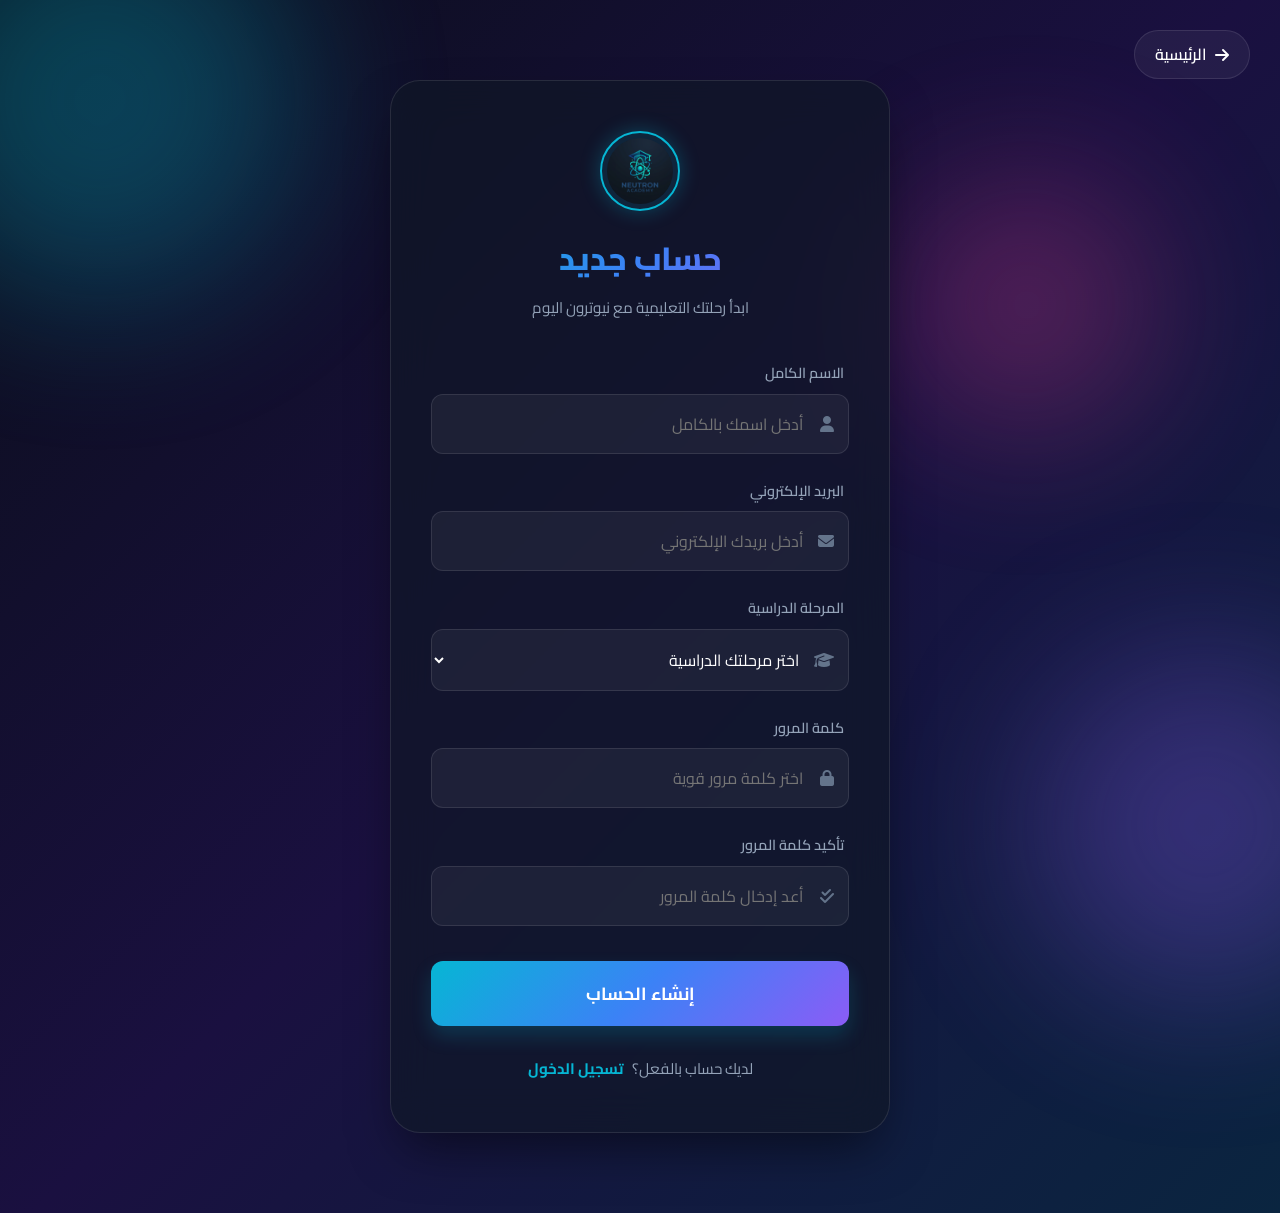
<file: signup.html>
<!DOCTYPE html>
<html lang="ar" dir="rtl">
<head>
  <meta charset="UTF-8">
  <meta name="viewport" content="width=device-width, initial-scale=1.0">
  <meta name="description" content="إنشاء حساب جديد في أكاديمية نيوترون — انضم إلى مجتمعنا التعليمي المتميز.">

  <!-- Open Graph / Social Media Meta Tags -->
  <meta property="og:title" content="إنشاء حساب — Neutron Academy">
  <meta property="og:description" content="إنشاء حساب جديد في أكاديمية نيوترون — انضم إلى مجتمعنا التعليمي المتميز.">
  <meta property="og:image" content="https://neutron-nu.vercel.app/assets/images/logo.png">
  <meta property="og:url" content="https://neutron-nu.vercel.app">
  <meta property="og:type" content="website">
  
  <meta name="twitter:card" content="summary_large_image">
  <meta name="twitter:title" content="إنشاء حساب — Neutron Academy">
  <meta name="twitter:description" content="إنشاء حساب جديد في أكاديمية نيوترون — انضم إلى مجتمعنا التعليمي المتميز.">
  <meta name="twitter:image" content="https://neutron-nu.vercel.app/assets/images/logo.png">

  <title>إنشاء حساب — Neutron Academy</title>

  <!-- Fonts & Icons -->
  <link rel="stylesheet" href="https://cdnjs.cloudflare.com/ajax/libs/font-awesome/6.5.1/css/all.min.css">
  <link rel="icon" href="assets/images/logo.png" type="image/png">

  <!-- Style Sheets -->
  <link rel="stylesheet" href="css/style.css">
  <link rel="stylesheet" href="css/auth.css">
</head>
<body class="auth-page">

  <!-- Background Animated Shapes -->
  <div class="auth-bg-shapes">
    <div class="shape shape-cyan"></div>
    <div class="shape shape-purple"></div>
    <div class="shape shape-pink"></div>
  </div>

  <!-- Go Home Link -->
  <a href="index.html" class="auth-home-link">
    <i class="fas fa-arrow-right"></i>
    <span>الرئيسية</span>
  </a>

  <div class="auth-container" style="max-width: 500px;">
    <div class="auth-card">
      <div class="auth-header">
        <img src="assets/images/logo.png" alt="Neutron Academy" class="auth-logo">
        <h2>حساب جديد</h2>
        <p>ابدأ رحلتك التعليمية مع نيوترون اليوم</p>
      </div>

      <form class="auth-form" action="#" method="POST">
        <!-- Full Name -->
        <div class="form-group">
          <label for="fullname">الاسم الكامل</label>
          <div class="input-wrapper">
            <input type="text" id="fullname" name="fullname" placeholder="أدخل اسمك بالكامل" required>
            <i class="fas fa-user"></i>
          </div>
        </div>

        <!-- Email -->
        <div class="form-group">
          <label for="email">البريد الإلكتروني</label>
          <div class="input-wrapper">
            <input type="email" id="email" name="email" placeholder="أدخل بريدك الإلكتروني" required>
            <i class="fas fa-envelope"></i>
          </div>
        </div>

        <!-- Grade Selection -->
        <div class="form-group">
          <label for="grade">المرحلة الدراسية</label>
          <div class="input-wrapper">
            <select id="grade" name="grade" required>
              <option value="" disabled selected>اختر مرحلتك الدراسية</option>
              <option value="6">الصف السادس الابتدائي</option>
              <option value="8">الصف الثاني الإعدادي</option>
              <option value="10">الصف الأول الثانوي</option>
            </select>
            <i class="fas fa-graduation-cap"></i>
          </div>
        </div>

        <!-- Password -->
        <div class="form-group">
          <label for="password">كلمة المرور</label>
          <div class="input-wrapper">
            <input type="password" id="password" name="password" placeholder="اختر كلمة مرور قوية" required>
            <i class="fas fa-lock"></i>
          </div>
        </div>

        <!-- Confirm Password -->
        <div class="form-group">
          <label for="confirm-password">تأكيد كلمة المرور</label>
          <div class="input-wrapper">
            <input type="password" id="confirm-password" name="confirm-password" placeholder="أعد إدخال كلمة المرور" required>
            <i class="fas fa-check-double"></i>
          </div>
        </div>

        <!-- Submit -->
        <button type="submit" class="btn-auth">إنشاء الحساب</button>
      </form>

      <div class="auth-footer">
        لديك حساب بالفعل؟
        <a href="login.html">تسجيل الدخول</a>
      </div>
    </div>
  </div>

  <script>
    // Simple verification example
    const form = document.querySelector('.auth-form');
    form.addEventListener('submit', (e) => {
      const pass = document.getElementById('password').value;
      const confirm = document.getElementById('confirm-password').value;
      
      if (pass !== confirm) {
        e.preventDefault();
        alert('كلمات المرور غير متطابقة!');
      }
    });
  </script>
</body>
</html>
</file>
<file: css/style.css>
/* ============================================
   Neutron Academy — Premium Academic Website
   RTL Arabic Layout with 3D Elements
   ============================================ */

@import url('https://fonts.googleapis.com/css2?family=Cairo:wght@300;400;600;700;800;900&display=swap');

/* ── CSS Variables ── */
:root {
  --bg-primary: #0a0e1a;
  --bg-secondary: #111827;
  --bg-card: rgba(17, 24, 39, 0.7);
  --bg-glass: rgba(255, 255, 255, 0.05);
  --text-primary: #ffffff;
  --text-secondary: #94a3b8;
  --text-muted: #64748b;
  --accent-cyan: #06b6d4;
  --accent-blue: #3b82f6;
  --accent-purple: #8b5cf6;
  --accent-pink: #ec4899;
  --accent-emerald: #10b981;
  --accent-gold: #f59e0b;
  --gradient-primary: linear-gradient(135deg, #06b6d4, #3b82f6, #8b5cf6);
  --gradient-hero: linear-gradient(135deg, #0a0e1a 0%, #1a1040 50%, #0a2540 100%);
  --gradient-card-1: linear-gradient(135deg, #06b6d4, #3b82f6);
  --gradient-card-2: linear-gradient(135deg, #8b5cf6, #ec4899);
  --gradient-card-3: linear-gradient(135deg, #10b981, #06b6d4);
  --shadow-glow-cyan: 0 0 30px rgba(6, 182, 212, 0.3);
  --shadow-glow-purple: 0 0 30px rgba(139, 92, 246, 0.3);
  --shadow-glow-emerald: 0 0 30px rgba(16, 185, 129, 0.3);
  --border-radius: 20px;
  --transition: all 0.4s cubic-bezier(0.4, 0, 0.2, 1);
  --font-family: 'Cairo', sans-serif;
}

/* ── Reset ── */
*, *::before, *::after {
  margin: 0;
  padding: 0;
  box-sizing: border-box;
}

html {
  scroll-behavior: smooth;
  font-size: 16px;
}

body {
  font-family: var(--font-family);
  background: var(--bg-primary);
  color: var(--text-primary);
  direction: rtl;
  text-align: right;
  overflow-x: hidden;
  line-height: 1.7;
  min-height: 100vh;
}

a {
  text-decoration: none;
  color: inherit;
}

ul, ol {
  list-style: none;
}

img {
  max-width: 100%;
  display: block;
}

/* ── Scrollbar ── */
::-webkit-scrollbar {
  width: 8px;
}
::-webkit-scrollbar-track {
  background: var(--bg-primary);
}
::-webkit-scrollbar-thumb {
  background: linear-gradient(var(--accent-cyan), var(--accent-purple));
  border-radius: 10px;
}

/* ── Navigation ── */
.navbar {
  position: fixed;
  top: 0;
  right: 0;
  left: 0;
  z-index: 1000;
  padding: 15px 40px;
  display: flex;
  align-items: center;
  background: rgba(10, 14, 26, 0.85);
  backdrop-filter: blur(20px);
  border-bottom: 1px solid rgba(255, 255, 255, 0.06);
  transition: var(--transition);
}

.navbar.scrolled {
  padding: 10px 40px;
  background: rgba(10, 14, 26, 0.95);
  box-shadow: 0 4px 30px rgba(0, 0, 0, 0.3);
}

.nav-brand {
  flex: 1;
  display: flex;
  align-items: center;
  gap: 12px;
}

.nav-brand img {
  width: 65px;
  height: 65px;
  border-radius: 50%;
  object-fit: cover;
  border: 2px solid var(--accent-cyan);
  box-shadow: 0 0 15px rgba(6, 182, 212, 0.4);
}

.nav-brand h1 {
  font-size: 1.4rem;
  font-weight: 800;
  background: var(--gradient-primary);
  -webkit-background-clip: text;
  -webkit-text-fill-color: transparent;
  background-clip: text;
}

.nav-links {
  flex: 2;
  display: flex;
  align-items: center;
  justify-content: center;
  gap: 35px;
}

.nav-links a {
  font-size: 0.95rem;
  font-weight: 600;
  color: var(--text-secondary);
  transition: var(--transition);
  position: relative;
  padding-bottom: 5px;
}

.nav-links a::after {
  content: '';
  position: absolute;
  bottom: 0;
  right: 0;
  width: 0;
  height: 2px;
  background: var(--gradient-primary);
  transition: width 0.3s ease;
}

.nav-links a:hover {
  color: var(--text-primary);
}

.nav-links a:hover::after {
  width: 100%;
}

.nav-cta {
  padding: 10px 28px !important;
  background: var(--gradient-primary) !important;
  border-radius: 50px !important;
  color: #fff !important;
  font-weight: 700 !important;
  -webkit-text-fill-color: #fff !important;
  box-shadow: 0 4px 15px rgba(6, 182, 212, 0.3);
  transition: var(--transition);
}

.nav-cta:hover {
  transform: translateY(-2px);
  box-shadow: 0 6px 25px rgba(6, 182, 212, 0.5);
}

.nav-cta::after {
  display: none !important;
}

/* Mobile menu */
.mobile-toggle {
  display: none;
  flex-direction: column;
  gap: 5px;
  cursor: pointer;
  z-index: 1001;
}

.mobile-toggle span {
  width: 28px;
  height: 3px;
  background: var(--text-primary);
  border-radius: 3px;
  transition: var(--transition);
}

/* ── Hero Section ── */
.hero {
  position: relative;
  min-height: 100vh;
  display: flex;
  align-items: center;
  justify-content: center;
  background: var(--gradient-hero);
  overflow: hidden;
  padding: 120px 40px 80px;
}

#hero-canvas {
  position: absolute;
  top: 0;
  left: 0;
  width: 100%;
  height: 100%;
  z-index: 1;
}

.hero-content {
  position: relative;
  z-index: 10;
  text-align: center;
  max-width: 850px;
}

.hero-badge {
  display: inline-flex;
  align-items: center;
  gap: 8px;
  padding: 8px 20px;
  background: var(--bg-glass);
  border: 1px solid rgba(6, 182, 212, 0.3);
  border-radius: 50px;
  font-size: 0.85rem;
  color: var(--accent-cyan);
  margin-bottom: 25px;
  backdrop-filter: blur(10px);
  animation: fadeInUp 0.8s ease;
}

.hero-badge i {
  font-size: 0.75rem;
}

.hero h2 {
  font-size: 3.5rem;
  font-weight: 900;
  line-height: 1.3;
  margin-bottom: 20px;
  animation: fadeInUp 1s ease;
}

.hero h2 .gradient-text {
  background: var(--gradient-primary);
  -webkit-background-clip: text;
  -webkit-text-fill-color: transparent;
  background-clip: text;
}

.hero p {
  font-size: 1.2rem;
  color: var(--text-secondary);
  margin-bottom: 40px;
  line-height: 1.8;
  animation: fadeInUp 1.2s ease;
}

.hero-buttons {
  display: flex;
  gap: 20px;
  justify-content: center;
  flex-wrap: wrap;
  animation: fadeInUp 1.4s ease;
}

.btn-primary {
  display: inline-flex;
  align-items: center;
  gap: 10px;
  padding: 16px 40px;
  background: var(--gradient-primary);
  border: none;
  border-radius: 50px;
  color: #fff;
  font-family: var(--font-family);
  font-size: 1.05rem;
  font-weight: 700;
  cursor: pointer;
  transition: var(--transition);
  box-shadow: 0 4px 20px rgba(6, 182, 212, 0.3);
}

.btn-primary:hover {
  transform: translateY(-3px) scale(1.02);
  box-shadow: 0 8px 35px rgba(6, 182, 212, 0.5);
}

.btn-secondary {
  display: inline-flex;
  align-items: center;
  gap: 10px;
  padding: 16px 40px;
  background: transparent;
  border: 2px solid rgba(255, 255, 255, 0.15);
  border-radius: 50px;
  color: var(--text-primary);
  font-family: var(--font-family);
  font-size: 1.05rem;
  font-weight: 700;
  cursor: pointer;
  transition: var(--transition);
  backdrop-filter: blur(10px);
}

.btn-secondary:hover {
  border-color: var(--accent-cyan);
  background: rgba(6, 182, 212, 0.1);
  transform: translateY(-3px);
}

/* Hero floating shapes */
.hero-shapes {
  position: absolute;
  width: 100%;
  height: 100%;
  top: 0;
  left: 0;
  z-index: 2;
  pointer-events: none;
}

.floating-shape {
  position: absolute;
  border-radius: 50%;
  filter: blur(60px);
  opacity: 0.3;
  animation: float 8s ease-in-out infinite;
}

.shape-1 {
  width: 400px;
  height: 400px;
  background: var(--accent-purple);
  top: 10%;
  left: 10%;
  animation-delay: 0s;
}

.shape-2 {
  width: 300px;
  height: 300px;
  background: var(--accent-cyan);
  bottom: 20%;
  right: 10%;
  animation-delay: 2s;
}

.shape-3 {
  width: 250px;
  height: 250px;
  background: var(--accent-pink);
  top: 50%;
  left: 50%;
  animation-delay: 4s;
}

/* ── Stats Strip ── */
.stats-strip {
  display: flex;
  justify-content: center;
  gap: 60px;
  padding: 50px 40px;
  background: var(--bg-secondary);
  border-top: 1px solid rgba(255, 255, 255, 0.05);
  border-bottom: 1px solid rgba(255, 255, 255, 0.05);
}

.stat-item {
  text-align: center;
}

.stat-number {
  font-size: 2.5rem;
  font-weight: 900;
  background: var(--gradient-primary);
  -webkit-background-clip: text;
  -webkit-text-fill-color: transparent;
  background-clip: text;
}

.stat-label {
  font-size: 0.9rem;
  color: var(--text-muted);
  margin-top: 5px;
}

/* ── Section Styles ── */
.section {
  padding: 100px 40px;
  position: relative;
}

.section-header {
  text-align: center;
  margin-bottom: 70px;
}

.section-header .section-tag {
  display: inline-block;
  padding: 6px 18px;
  background: rgba(6, 182, 212, 0.1);
  border: 1px solid rgba(6, 182, 212, 0.2);
  border-radius: 50px;
  font-size: 0.8rem;
  font-weight: 600;
  color: var(--accent-cyan);
  margin-bottom: 15px;
  letter-spacing: 1px;
}

.section-header h2 {
  font-size: 2.5rem;
  font-weight: 900;
  margin-bottom: 15px;
}

.section-header p {
  font-size: 1.1rem;
  color: var(--text-secondary);
  max-width: 600px;
  margin: 0 auto;
}

/* ── Courses Section ── */
.courses-grid {
  display: grid;
  grid-template-columns: repeat(3, 1fr);
  gap: 35px;
  max-width: 1200px;
  margin: 0 auto;
  perspective: 1000px;
}

.course-card {
  position: relative;
  background: var(--bg-card);
  border-radius: var(--border-radius);
  overflow: hidden;
  border: 1px solid rgba(255, 255, 255, 0.06);
  transition: var(--transition);
  transform-style: preserve-3d;
  cursor: pointer;
}

.course-card:hover {
  transform: translateY(-15px) rotateX(2deg) rotateY(-2deg);
  border-color: rgba(6, 182, 212, 0.3);
}

.course-card:nth-child(1):hover {
  box-shadow: var(--shadow-glow-cyan);
}
.course-card:nth-child(2):hover {
  box-shadow: var(--shadow-glow-purple);
}
.course-card:nth-child(3):hover {
  box-shadow: var(--shadow-glow-emerald);
}

.course-cover {
  position: relative;
  height: 240px;
  overflow: hidden;
}

.course-cover img {
  width: 100%;
  height: 100%;
  object-fit: cover;
  transition: transform 0.6s ease;
}

.course-card:hover .course-cover img {
  transform: scale(1.1);
}

.course-cover-overlay {
  position: absolute;
  inset: 0;
  background: linear-gradient(to top, rgba(10, 14, 26, 0.9) 0%, transparent 60%);
}

.course-badge {
  position: absolute;
  top: 15px;
  right: 15px;
  padding: 6px 14px;
  border-radius: 50px;
  font-size: 0.75rem;
  font-weight: 700;
  color: #fff;
  backdrop-filter: blur(10px);
}

.badge-primary {
  background: var(--gradient-card-1);
}
.badge-prep {
  background: var(--gradient-card-2);
}
.badge-secondary {
  background: var(--gradient-card-3);
}

.course-term {
  position: absolute;
  top: 15px;
  left: 15px;
  padding: 6px 14px;
  border-radius: 50px;
  font-size: 0.7rem;
  font-weight: 700;
  color: var(--accent-gold);
  background: rgba(245, 158, 11, 0.15);
  border: 1px solid rgba(245, 158, 11, 0.3);
  backdrop-filter: blur(10px);
}

.course-info {
  padding: 25px;
}

.course-info h3 {
  font-size: 1.25rem;
  font-weight: 800;
  margin-bottom: 8px;
  transition: var(--transition);
}

.course-card:hover .course-info h3 {
  background: var(--gradient-primary);
  -webkit-background-clip: text;
  -webkit-text-fill-color: transparent;
  background-clip: text;
}

.course-description {
  font-size: 0.9rem;
  color: var(--text-secondary);
  margin-bottom: 20px;
  line-height: 1.6;
}

.course-meta {
  display: flex;
  justify-content: space-between;
  align-items: center;
  padding-top: 18px;
  border-top: 1px solid rgba(255, 255, 255, 0.06);
}

.course-meta-item {
  display: flex;
  align-items: center;
  gap: 6px;
  font-size: 0.8rem;
  color: var(--text-muted);
}

.course-meta-item i {
  color: var(--accent-cyan);
  font-size: 0.85rem;
}

.course-enter {
  display: inline-flex;
  align-items: center;
  gap: 6px;
  padding: 10px 22px;
  background: var(--gradient-primary);
  border-radius: 50px;
  color: #fff;
  font-size: 0.85rem;
  font-weight: 700;
  font-family: var(--font-family);
  border: none;
  cursor: pointer;
  transition: var(--transition);
}

.course-enter:hover {
  transform: scale(1.05);
  box-shadow: 0 4px 20px rgba(6, 182, 212, 0.4);
}

/* ── Features Section ── */
.features-grid {
  display: grid;
  grid-template-columns: repeat(3, 1fr);
  gap: 30px;
  max-width: 1200px;
  margin: 0 auto;
}

.feature-card {
  position: relative;
  padding: 40px 30px;
  background: var(--bg-card);
  border-radius: var(--border-radius);
  border: 1px solid rgba(255, 255, 255, 0.06);
  text-align: center;
  transition: var(--transition);
  overflow: hidden;
}

.feature-card::before {
  content: '';
  position: absolute;
  top: 0;
  left: 50%;
  transform: translateX(-50%);
  width: 60%;
  height: 3px;
  border-radius: 0 0 10px 10px;
  opacity: 0;
  transition: var(--transition);
}

.feature-card:nth-child(1)::before { background: var(--gradient-card-1); }
.feature-card:nth-child(2)::before { background: var(--gradient-card-2); }
.feature-card:nth-child(3)::before { background: var(--gradient-card-3); }
.feature-card:nth-child(4)::before { background: linear-gradient(135deg, #f59e0b, #ef4444); }
.feature-card:nth-child(5)::before { background: var(--gradient-card-1); }
.feature-card:nth-child(6)::before { background: var(--gradient-card-2); }

.feature-card:hover::before {
  opacity: 1;
}

.feature-card:hover {
  transform: translateY(-8px);
  border-color: rgba(255, 255, 255, 0.1);
  background: rgba(17, 24, 39, 0.9);
}

.feature-icon {
  width: 70px;
  height: 70px;
  display: flex;
  align-items: center;
  justify-content: center;
  margin: 0 auto 20px;
  border-radius: 20px;
  font-size: 1.6rem;
  transition: var(--transition);
}

.feature-card:nth-child(1) .feature-icon { background: rgba(6, 182, 212, 0.1); color: var(--accent-cyan); }
.feature-card:nth-child(2) .feature-icon { background: rgba(139, 92, 246, 0.1); color: var(--accent-purple); }
.feature-card:nth-child(3) .feature-icon { background: rgba(16, 185, 129, 0.1); color: var(--accent-emerald); }
.feature-card:nth-child(4) .feature-icon { background: rgba(245, 158, 11, 0.1); color: var(--accent-gold); }
.feature-card:nth-child(5) .feature-icon { background: rgba(59, 130, 246, 0.1); color: var(--accent-blue); }
.feature-card:nth-child(6) .feature-icon { background: rgba(236, 72, 153, 0.1); color: var(--accent-pink); }

.feature-card:hover .feature-icon {
  transform: scale(1.1) rotateZ(-5deg);
}

.feature-card h3 {
  font-size: 1.15rem;
  font-weight: 800;
  margin-bottom: 10px;
}

.feature-card p {
  font-size: 0.9rem;
  color: var(--text-secondary);
  line-height: 1.6;
}

/* ── CTA Section ── */
.cta-section {
  padding: 100px 40px;
  text-align: center;
  position: relative;
  overflow: hidden;
}

.cta-bg {
  position: absolute;
  inset: 0;
  background: linear-gradient(135deg, rgba(6, 182, 212, 0.08), rgba(139, 92, 246, 0.08));
  border-top: 1px solid rgba(255, 255, 255, 0.05);
  border-bottom: 1px solid rgba(255, 255, 255, 0.05);
}

/* ── Team Section ── */
.team-grid {
  display: grid;
  grid-template-columns: repeat(auto-fit, minmax(250px, 1fr));
  gap: 30px;
  margin-top: 50px;
  margin-bottom: 60px;
}

.team-card {
  background: rgba(255, 255, 255, 0.03);
  border: 1px solid rgba(255, 255, 255, 0.05);
  border-radius: 20px;
  padding: 40px 20px;
  text-align: center;
  transition: all 0.3s ease;
  backdrop-filter: blur(10px);
}

.team-card:hover {
  transform: translateY(-10px);
  background: rgba(255, 255, 255, 0.05);
  border-color: var(--primary);
  box-shadow: 0 10px 30px rgba(0, 208, 132, 0.1);
}

.team-img {
  width: 150px;
  height: 150px;
  margin: 0 auto 25px;
  position: relative;
  z-index: 1;
  border-radius: 50%;
  perspective: 1000px;
}

/* 3D Sphere Underlay Glow */
.team-img::before {
  content: '';
  position: absolute;
  inset: -8px;
  border-radius: 50%;
  background: radial-gradient(circle at 30% 30%, rgba(0, 208, 132, 0.4), rgba(30, 60, 114, 0.8), rgba(0, 0, 0, 0.9));
  z-index: -2;
  box-shadow: 
    0 15px 35px rgba(0, 0, 0, 0.5),
    inset 0 0 20px rgba(0, 208, 132, 0.5);
  transition: all 0.5s ease;
  animation: float-sphere 6s ease-in-out infinite;
}

/* Glassmorphism Sphere Overlay */
.team-img::after {
  content: '';
  position: absolute;
  inset: 0;
  border-radius: 50%;
  background: radial-gradient(circle at 30% 20%, rgba(255, 255, 255, 0.4) 0%, rgba(255, 255, 255, 0.05) 50%, rgba(0, 0, 0, 0.6) 100%);
  box-shadow: 
    inset 2px 2px 5px rgba(255, 255, 255, 0.5),
    inset -5px -5px 15px rgba(0, 0, 0, 0.5);
  z-index: 3;
  pointer-events: none;
  border: 1px solid rgba(255, 255, 255, 0.2);
  transition: all 0.5s ease;
}

.team-card:hover .team-img::before {
  background: radial-gradient(circle at 30% 30%, rgba(0, 208, 132, 0.6), rgba(30, 60, 114, 0.9), rgba(0, 0, 0, 0.9));
  box-shadow: 
    0 20px 45px rgba(0, 208, 132, 0.4),
    inset 0 0 30px rgba(0, 208, 132, 0.8);
  transform: scale(1.05);
}

.team-card:hover .team-img::after {
  transform: scale(1.05);
  box-shadow: 
    inset 2px 2px 5px rgba(255, 255, 255, 0.6),
    inset -5px -5px 15px rgba(0, 0, 0, 0.6);
}

.team-img-inner {
  width: 100%;
  height: 100%;
  border-radius: 50%;
  overflow: hidden;
  position: relative;
  z-index: 2;
  transition: transform 0.5s ease;
  mask-image: radial-gradient(white, black);
  -webkit-mask-image: -webkit-radial-gradient(white, black);
}

.team-card:hover .team-img-inner {
  transform: scale(1.05);
}

.team-img-inner img {
  width: 100%;
  height: 100%;
  object-fit: cover;
  transition: transform 0.8s cubic-bezier(0.175, 0.885, 0.32, 1.275);
}

.team-card:hover .team-img-inner img {
  transform: scale(1.1) !important;
}

@keyframes float-sphere {
  0%, 100% {
    transform: translateY(0);
  }
  50% {
    transform: translateY(-8px);
  }
}



.team-img i {
  font-size: 3rem;
  color: var(--primary);
}

.team-card h3 {
  font-size: 1.4rem;
  margin-bottom: 5px;
  font-weight: 700;
  color: white;
}

.team-card p {
  color: var(--text-secondary);
  font-size: 1rem;
}

/* Supervisors */
.supervisors-header {
  text-align: center;
  margin-bottom: 40px;
}

.supervisors-header h3 {
  font-size: 2rem;
  font-weight: 800;
  display: inline-block;
  padding-bottom: 10px;
  border-bottom: 3px solid var(--accent);
  color: white;
}

.supervisors-grid {
  display: grid;
  grid-template-columns: repeat(auto-fit, minmax(300px, 1fr));
  gap: 30px;
  max-width: 800px;
  margin: 0 auto;
}

.supervisor-card {
  background: rgba(43, 88, 118, 0.1);
  border: 1px solid rgba(78, 67, 118, 0.3);
  border-radius: 15px;
  padding: 30px 20px;
  display: flex;
  align-items: center;
  justify-content: center;
  gap: 15px;
  transition: all 0.3s ease;
}

.supervisor-card:hover {
  transform: translateY(-5px);
  background: rgba(43, 88, 118, 0.2);
  border-color: var(--accent);
}

.supervisor-icon {
  width: 50px;
  height: 50px;
  border-radius: 50%;
  background: rgba(224, 82, 99, 0.1);
  display: flex;
  align-items: center;
  justify-content: center;
  color: var(--accent);
  font-size: 1.5rem;
  flex-shrink: 0;
}

.supervisor-card h3 {
  font-size: 1.3rem;
  margin: 0;
  color: white;
}

/* ── CTA Section ── */
.cta-content {
  position: relative;
  z-index: 2;
  max-width: 700px;
  margin: 0 auto;
}

.cta-content h2 {
  font-size: 2.5rem;
  font-weight: 900;
  margin-bottom: 15px;
}

.cta-content p {
  font-size: 1.1rem;
  color: var(--text-secondary);
  margin-bottom: 35px;
}

/* ── Footer ── */
.footer {
  padding: 60px 40px 30px;
  background: var(--bg-secondary);
  border-top: 1px solid rgba(255, 255, 255, 0.05);
}

.footer-content {
  display: grid;
  grid-template-columns: 2fr 1fr 1fr 1fr;
  gap: 50px;
  max-width: 1200px;
  margin: 0 auto;
  padding-bottom: 40px;
  border-bottom: 1px solid rgba(255, 255, 255, 0.06);
}

.footer-brand p {
  color: var(--text-secondary);
  font-size: 0.9rem;
  margin-top: 15px;
  line-height: 1.7;
}

.footer-social {
  display: flex;
  gap: 12px;
  margin-top: 20px;
}

.footer-social a {
  width: 42px;
  height: 42px;
  display: flex;
  align-items: center;
  justify-content: center;
  background: var(--bg-glass);
  border: 1px solid rgba(255, 255, 255, 0.08);
  border-radius: 12px;
  color: var(--text-secondary);
  font-size: 1rem;
  transition: var(--transition);
}

.footer-social a:hover {
  background: var(--gradient-primary);
  color: #fff;
  border-color: transparent;
  transform: translateY(-3px);
}

.footer-col h4 {
  font-size: 1rem;
  font-weight: 800;
  margin-bottom: 20px;
  color: var(--text-primary);
}

.footer-col a {
  display: block;
  padding: 5px 0;
  font-size: 0.9rem;
  color: var(--text-secondary);
  transition: var(--transition);
}

.footer-col a:hover {
  color: var(--accent-cyan);
  padding-right: 8px;
}

.footer-bottom {
  text-align: center;
  padding-top: 30px;
  font-size: 0.85rem;
  color: var(--text-muted);
}

.footer-bottom span {
  color: var(--accent-cyan);
  font-weight: 700;
}

/* ── Course Page ── */
.course-page-hero {
  position: relative;
  min-height: 45vh;
  display: flex;
  align-items: center;
  justify-content: center;
  background: var(--gradient-hero);
  padding: 120px 40px 60px;
  overflow: hidden;
  text-align: center;
}

.course-page-hero::after {
  content: '';
  position: absolute;
  bottom: 0;
  left: 0;
  right: 0;
  height: 120px;
  background: linear-gradient(to top, var(--bg-primary), transparent);
  z-index: 2;
}

.course-hero-content {
  position: relative;
  z-index: 10;
}

.course-hero-content .back-link {
  display: inline-flex;
  align-items: center;
  gap: 8px;
  color: var(--accent-cyan);
  font-size: 0.9rem;
  font-weight: 600;
  margin-bottom: 20px;
  transition: var(--transition);
}

.course-hero-content .back-link:hover {
  gap: 12px;
}

.course-hero-content h1 {
  font-size: 2.8rem;
  font-weight: 900;
  margin-bottom: 10px;
}

.course-hero-content .course-hero-grade {
  font-size: 1.1rem;
  color: var(--accent-cyan);
  font-weight: 600;
}

.course-hero-content .course-hero-desc {
  font-size: 1.05rem;
  color: var(--text-secondary);
  margin-top: 10px;
  max-width: 600px;
  margin-left: auto;
  margin-right: auto;
}

/* Course Content Area */
.course-content {
  max-width: 900px;
  margin: -40px auto 0;
  padding: 0 40px 100px;
  position: relative;
  z-index: 10;
}

/* Tests Section */
.tests-section {
  display: grid;
  grid-template-columns: 1fr 1fr;
  gap: 20px;
  margin-bottom: 50px;
}

.test-card {
  padding: 25px;
  background: var(--bg-card);
  border-radius: var(--border-radius);
  border: 1px solid rgba(255, 255, 255, 0.06);
  text-align: center;
  transition: var(--transition);
  cursor: pointer;
}

.test-card:hover {
  transform: translateY(-5px);
  border-color: rgba(6, 182, 212, 0.3);
}

.test-card.pre-test {
  border-top: 3px solid var(--accent-cyan);
}

.test-card.post-test {
  border-top: 3px solid var(--accent-emerald);
}

.test-icon {
  width: 55px;
  height: 55px;
  display: flex;
  align-items: center;
  justify-content: center;
  margin: 0 auto 15px;
  border-radius: 15px;
  font-size: 1.3rem;
}

.pre-test .test-icon {
  background: rgba(6, 182, 212, 0.1);
  color: var(--accent-cyan);
}

.post-test .test-icon {
  background: rgba(16, 185, 129, 0.1);
  color: var(--accent-emerald);
}

.test-card h3 {
  font-size: 1.05rem;
  font-weight: 800;
  margin-bottom: 5px;
}

.test-card p {
  font-size: 0.85rem;
  color: var(--text-secondary);
}

/* Units Section */
.units-header {
  display: flex;
  align-items: center;
  gap: 12px;
  margin-bottom: 25px;
}

.units-header h2 {
  font-size: 1.5rem;
  font-weight: 900;
}

.units-header .units-count {
  padding: 4px 12px;
  background: rgba(6, 182, 212, 0.1);
  border-radius: 50px;
  font-size: 0.8rem;
  color: var(--accent-cyan);
  font-weight: 700;
}

.units-list {
  display: grid;
  grid-template-columns: repeat(auto-fill, minmax(280px, 1fr));
  gap: 25px;
}

.unit-card {
  display: flex;
  flex-direction: column;
  background: var(--bg-card);
  border-radius: var(--border-radius);
  border: 1px solid rgba(255, 255, 255, 0.06);
  transition: var(--transition);
  cursor: pointer;
  overflow: hidden;
}

.unit-card:hover {
  transform: translateY(-8px);
  border-color: rgba(6, 182, 212, 0.3);
  box-shadow: 0 10px 30px rgba(0, 0, 0, 0.5);
}

.unit-card-header {
  position: relative;
  width: 100%;
  height: 160px;
  overflow: hidden;
}

.unit-cover-img {
  width: 100%;
  height: 100%;
  object-fit: cover;
  transition: transform 0.6s ease;
}

.unit-card:hover .unit-cover-img {
  transform: scale(1.08);
}

.unit-cover-placeholder {
  width: 100%;
  height: 100%;
  display: flex;
  align-items: center;
  justify-content: center;
  background: linear-gradient(135deg, rgba(6, 182, 212, 0.2), rgba(139, 92, 246, 0.2));
}

.unit-number {
  width: 60px;
  height: 60px;
  display: flex;
  align-items: center;
  justify-content: center;
  border-radius: 50%;
  background: var(--gradient-primary);
  font-size: 1.5rem;
  font-weight: 900;
  color: #fff;
  box-shadow: 0 4px 15px rgba(6, 182, 212, 0.4);
}

.unit-status {
  position: absolute;
  top: 15px;
  right: 15px;
  z-index: 2;
}

.status-badge {
  display: inline-flex;
  align-items: center;
  gap: 6px;
  padding: 6px 14px;
  border-radius: 50px;
  font-size: 0.75rem;
  font-weight: 700;
  color: #fff;
  backdrop-filter: blur(10px);
}

.status-badge.available {
  background: rgba(16, 185, 129, 0.8);
  border: 1px solid rgba(16, 185, 129, 0.4);
}

.status-badge.locked {
  background: rgba(107, 114, 128, 0.8);
  border: 1px solid rgba(107, 114, 128, 0.4);
}

.unit-info {
  padding: 22px;
  text-align: center;
}

.unit-info h3 {
  font-size: 1.15rem;
  font-weight: 800;
  margin-bottom: 8px;
  color: var(--text-primary);
  transition: var(--transition);
}

.unit-card:hover .unit-info h3 {
  color: var(--accent-cyan);
}

.unit-info p {
  font-size: 0.9rem;
  color: var(--text-secondary);
  margin: 0;
}

.unit-info {
  flex: 1;
}

.unit-info h3 {
  font-size: 1.05rem;
  font-weight: 700;
  margin-bottom: 3px;
}

.unit-info p {
  font-size: 0.85rem;
  color: var(--text-muted);
}

.unit-arrow {
  font-size: 1rem;
  color: var(--text-muted);
  transition: var(--transition);
}

.unit-card:hover .unit-arrow {
  color: var(--accent-cyan);
  transform: translateX(-5px);
}

/* ── Animations ── */
@keyframes fadeInUp {
  from {
    opacity: 0;
    transform: translateY(30px);
  }
  to {
    opacity: 1;
    transform: translateY(0);
  }
}

@keyframes float {
  0%, 100% {
    transform: translateY(0) translateX(0);
  }
  25% {
    transform: translateY(-20px) translateX(10px);
  }
  50% {
    transform: translateY(-10px) translateX(-10px);
  }
  75% {
    transform: translateY(-25px) translateX(5px);
  }
}

@keyframes pulse-glow {
  0%, 100% {
    opacity: 0.3;
  }
  50% {
    opacity: 0.6;
  }
}

.reveal {
  opacity: 0;
  transform: translateY(40px);
  transition: opacity 0.8s ease, transform 0.8s ease;
}

.reveal.active {
  opacity: 1;
  transform: translateY(0);
}

/* ── Responsive ── */
@media (max-width: 1024px) {
  .courses-grid,
  .features-grid {
    grid-template-columns: repeat(2, 1fr);
  }

  .footer-content {
    grid-template-columns: 1fr 1fr;
    gap: 30px;
  }
}

@media (max-width: 768px) {
  .navbar {
    padding: 10px 15px;
    justify-content: space-between;
  }

  .nav-brand {
    flex: unset;
  }

  .nav-brand img {
    width: 45px;
    height: 45px;
  }

  .nav-brand h1 {
    display: none;
  }

  .nav-links {
    position: fixed;
    top: 0;
    left: 0;
    right: 0;
    bottom: 0;
    width: 100%;
    height: 100vh;
    background: rgba(10, 14, 26, 0.98);
    backdrop-filter: blur(25px);
    -webkit-backdrop-filter: blur(25px);
    display: flex !important;
    flex-direction: column;
    justify-content: center;
    align-items: center;
    padding: 0;
    gap: 35px;
    transform: translateY(-120%);
    transition: transform 0.5s cubic-bezier(0.4, 0, 0.2, 1);
    z-index: 998;
  }

  .nav-links.active {
    transform: translateY(0);
  }

  .nav-links a {
    font-size: 1.5rem;
    font-weight: 700;
    text-align: center;
    width: auto;
  }

  .mobile-toggle {
    display: flex;
    z-index: 1001;
    margin-right: 15px; /* some spacing */
  }

  .hero {
    padding: 100px 20px 60px;
  }

  .hero h2 {
    font-size: 2.2rem;
  }

  .hero p {
    font-size: 1rem;
  }

  .hero-buttons {
    flex-direction: column;
    align-items: center;
  }

  .stats-strip {
    flex-wrap: wrap;
    gap: 30px;
  }

  .courses-grid,
  .features-grid {
    grid-template-columns: 1fr;
  }

  .section {
    padding: 60px 20px;
  }

  .section-header h2 {
    font-size: 1.8rem;
  }

  .footer-content {
    grid-template-columns: 1fr;
    gap: 30px;
  }

  .tests-section {
    grid-template-columns: 1fr;
  }

  .course-page-hero {
    padding: 100px 20px 50px;
  }

  .course-hero-content h1 {
    font-size: 2rem;
  }

  .course-content {
    padding: 0 20px 60px;
  }
}

@media (max-width: 480px) {
  .hero h2 {
    font-size: 1.8rem;
  }

  .stat-number {
    font-size: 2rem;
  }

  .section-header h2 {
    font-size: 1.5rem;
  }
}

/* ── Lightbox Modal ── */
.lightbox-modal {
  position: fixed;
  inset: 0;
  z-index: 9999;
  background: rgba(10, 14, 26, 0.95);
  backdrop-filter: blur(15px);
  -webkit-backdrop-filter: blur(15px);
  display: flex;
  align-items: center;
  justify-content: center;
  opacity: 0;
  pointer-events: none;
  transition: opacity 0.4s ease;
}

.lightbox-modal.active {
  opacity: 1;
  pointer-events: auto;
}

.lightbox-content {
  max-width: 90vw;
  max-height: 90vh;
  object-fit: contain;
  border-radius: 15px;
  box-shadow: 0 20px 50px rgba(0, 0, 0, 0.5), 0 0 30px rgba(0, 208, 132, 0.2);
  transform: scale(0.8);
  transition: transform 0.4s cubic-bezier(0.175, 0.885, 0.32, 1.275);
}

.lightbox-modal.active .lightbox-content {
  transform: scale(1);
}

.lightbox-close {
  position: absolute;
  top: 30px;
  right: 30px;
  width: 50px;
  height: 50px;
  background: rgba(255, 255, 255, 0.1);
  color: white;
  border-radius: 50%;
  display: flex;
  align-items: center;
  justify-content: center;
  font-size: 1.5rem;
  cursor: pointer;
  transition: all 0.3s ease;
  z-index: 10000;
  border: 1px solid rgba(255, 255, 255, 0.2);
}

.lightbox-close:hover {
  background: var(--primary);
  transform: rotate(90deg);
}

.lightbox-trigger {
  cursor: pointer;
}


/* ?? Partner Logos Fix ?? */
.nav-partners {
  flex: 1;
  display: flex !important;
  align-items: center !important;
  gap: 12px !important;
  justify-content: flex-end !important; /* Partners on the left in RTL */
}

.nav-partners img {
  height: 38px !important;
  width: 38px !important;
  object-fit: contain !important;
  border-radius: 50% !important;
  background: white !important;
  padding: 2px !important;
  border: 1px solid rgba(255, 255, 255, 0.2) !important;
  transition: all 0.3s ease !important;
  cursor: pointer !important;
}

.nav-partners img:hover {
  transform: translateY(-3px) scale(1.1) !important;
  border-color: var(--primary) !important;
  box-shadow: 0 5px 15px rgba(0, 208, 132, 0.3) !important;
}

@media (max-width: 992px) {
  .nav-partners {
    display: flex !important;
    border-right: none !important;
    padding-right: 0 !important;
    gap: 8px !important;
  }
  .nav-partners img {
    height: 30px !important;
    width: 30px !important;
  }
}

@media (max-width: 768px) {
  .nav-partners {
    display: flex !important;
    gap: 5px !important;
    margin-right: auto;
  }
  .nav-partners img {
    height: 25px !important;
    width: 25px !important;
  }
}

/* ?? Auth Navbar Styling ?? */
.nav-login {
  font-size: 0.95rem;
  font-weight: 700;
  color: var(--text-primary) !important;
  display: flex !important;
  align-items: center;
  gap: 8px;
  transition: var(--transition);
  margin-right: 15px;
}

.nav-login i {
  font-size: 1.1rem;
  color: var(--accent-cyan);
}

.nav-login:hover {
  color: var(--accent-cyan) !important;
  transform: translateY(-2px);
}
</file>
<file: css/auth.css>
/* ============================================
   Neutron Academy — Auth Styles (Login/Signup)
   Glassmorphism + Neon Vibes
   ============================================ */

.auth-page {
  min-height: 100vh;
  display: flex;
  align-items: center;
  justify-content: center;
  background: var(--gradient-hero);
  position: relative;
  overflow-y: auto;
  overflow-x: hidden;
  padding: 80px 20px;
}

.auth-container {
  width: 100%;
  max-width: 450px;
  position: relative;
  z-index: 10;
}

.auth-card {
  background: var(--bg-card);
  backdrop-filter: blur(20px);
  -webkit-backdrop-filter: blur(20px);
  border: 1px solid rgba(255, 255, 255, 0.1);
  border-radius: 30px;
  padding: 50px 40px;
  box-shadow: 0 25px 50px -12px rgba(0, 0, 0, 0.5);
  animation: authFadeIn 0.8s ease-out;
}

@keyframes authFadeIn {
  from { opacity: 0; transform: translateY(30px); }
  to { opacity: 1; transform: translateY(0); }
}

.auth-header {
  text-align: center;
  margin-bottom: 40px;
}

.auth-logo {
  width: 80px;
  height: 80px;
  margin: 0 auto 20px;
  border-radius: 50%;
  border: 2px solid var(--accent-cyan);
  padding: 5px;
  background: rgba(6, 182, 212, 0.1);
  box-shadow: 0 0 20px rgba(6, 182, 212, 0.3);
}

.auth-header h2 {
  font-size: 2rem;
  font-weight: 800;
  margin-bottom: 10px;
  background: var(--gradient-primary);
  -webkit-background-clip: text;
  -webkit-text-fill-color: transparent;
  background-clip: text;
}

.auth-header p {
  color: var(--text-secondary);
  font-size: 0.95rem;
}

/* ── Form Styles ── */
.auth-form {
  display: flex;
  flex-direction: column;
  gap: 25px;
}

.form-group {
  position: relative;
}

.form-group label {
  display: block;
  font-size: 0.9rem;
  font-weight: 600;
  color: var(--text-secondary);
  margin-bottom: 8px;
  margin-right: 5px;
}

.input-wrapper {
  position: relative;
  display: flex;
  align-items: center;
}

.input-wrapper i {
  position: absolute;
  right: 15px;
  color: var(--text-muted);
  transition: var(--transition);
}

.auth-form input, 
.auth-form select {
  width: 100%;
  padding: 14px 45px 14px 15px;
  background: rgba(255, 255, 255, 0.05);
  border: 1px solid rgba(255, 255, 255, 0.1);
  border-radius: 12px;
  color: #fff;
  font-family: var(--font-family);
  font-size: 1rem;
  transition: var(--transition);
}

.auth-form input:focus,
.auth-form select:focus {
  outline: none;
  border-color: var(--accent-cyan);
  background: rgba(6, 182, 212, 0.05);
  box-shadow: 0 0 15px rgba(6, 182, 212, 0.2);
}

.auth-form input:focus + i {
  color: var(--accent-cyan);
}

/* ── Options (Forgot/Remember) ── */
.auth-options {
  display: flex;
  justify-content: space-between;
  align-items: center;
  font-size: 0.85rem;
}

.remember-me {
  display: flex;
  align-items: center;
  gap: 8px;
  color: var(--text-secondary);
  cursor: pointer;
}

.remember-me input[type="checkbox"] {
  width: 16px;
  height: 16px;
  accent-color: var(--accent-cyan);
}

.forgot-link {
  color: var(--accent-cyan);
  font-weight: 600;
  transition: var(--transition);
}

.forgot-link:hover {
  text-decoration: underline;
}

/* ── Submit Button ── */
.btn-auth {
  width: 100%;
  padding: 16px;
  background: var(--gradient-primary);
  border: none;
  border-radius: 12px;
  color: #fff;
  font-size: 1.1rem;
  font-weight: 700;
  font-family: var(--font-family);
  cursor: pointer;
  transition: var(--transition);
  box-shadow: 0 10px 20px rgba(6, 182, 212, 0.2);
  margin-top: 10px;
}

.btn-auth:hover {
  transform: translateY(-2px);
  box-shadow: 0 15px 30px rgba(6, 182, 212, 0.4);
}

.btn-auth:active {
  transform: translateY(0);
}

/* ── Footer Link ── */
.auth-footer {
  text-align: center;
  margin-top: 30px;
  font-size: 0.95rem;
  color: var(--text-secondary);
}

.auth-footer a {
  color: var(--accent-cyan);
  font-weight: 700;
  margin-right: 5px;
  transition: var(--transition);
}

.auth-footer a:hover {
  text-decoration: underline;
}

/* ── Floating Background Elements ── */
.auth-bg-shapes .shape {
  position: fixed;
  filter: blur(80px);
  opacity: 0.3;
  border-radius: 50%;
  z-index: -1;
  animation: float 10s infinite ease-in-out;
}

.shape-cyan { width: 400px; height: 400px; background: var(--accent-cyan); top: -100px; left: -100px; }
.shape-purple { width: 350px; height: 350px; background: var(--accent-purple); bottom: -100px; right: -100px; animation-delay: -2s; }
.shape-pink { width: 250px; height: 250px; background: var(--accent-pink); top: 20%; right: 10%; animation-delay: -5s; }

/* ── Home Link ── */
.auth-home-link {
  position: absolute;
  top: 30px;
  right: 30px;
  z-index: 100;
  display: flex;
  align-items: center;
  gap: 8px;
  color: #fff;
  font-weight: 600;
  background: rgba(255, 255, 255, 0.05);
  padding: 10px 20px;
  border-radius: 50px;
  border: 1px solid rgba(255, 255, 255, 0.1);
  transition: var(--transition);
}

.auth-home-link:hover {
  background: var(--bg-glass);
  border-color: var(--accent-cyan);
  transform: translateX(-5px);
}

/* ── Responsive ── */
@media (max-width: 480px) {
  .auth-card {
    padding: 40px 25px;
    border-radius: 20px;
  }
  
  .auth-header h2 {
    font-size: 1.6rem;
  }
}
</file>
